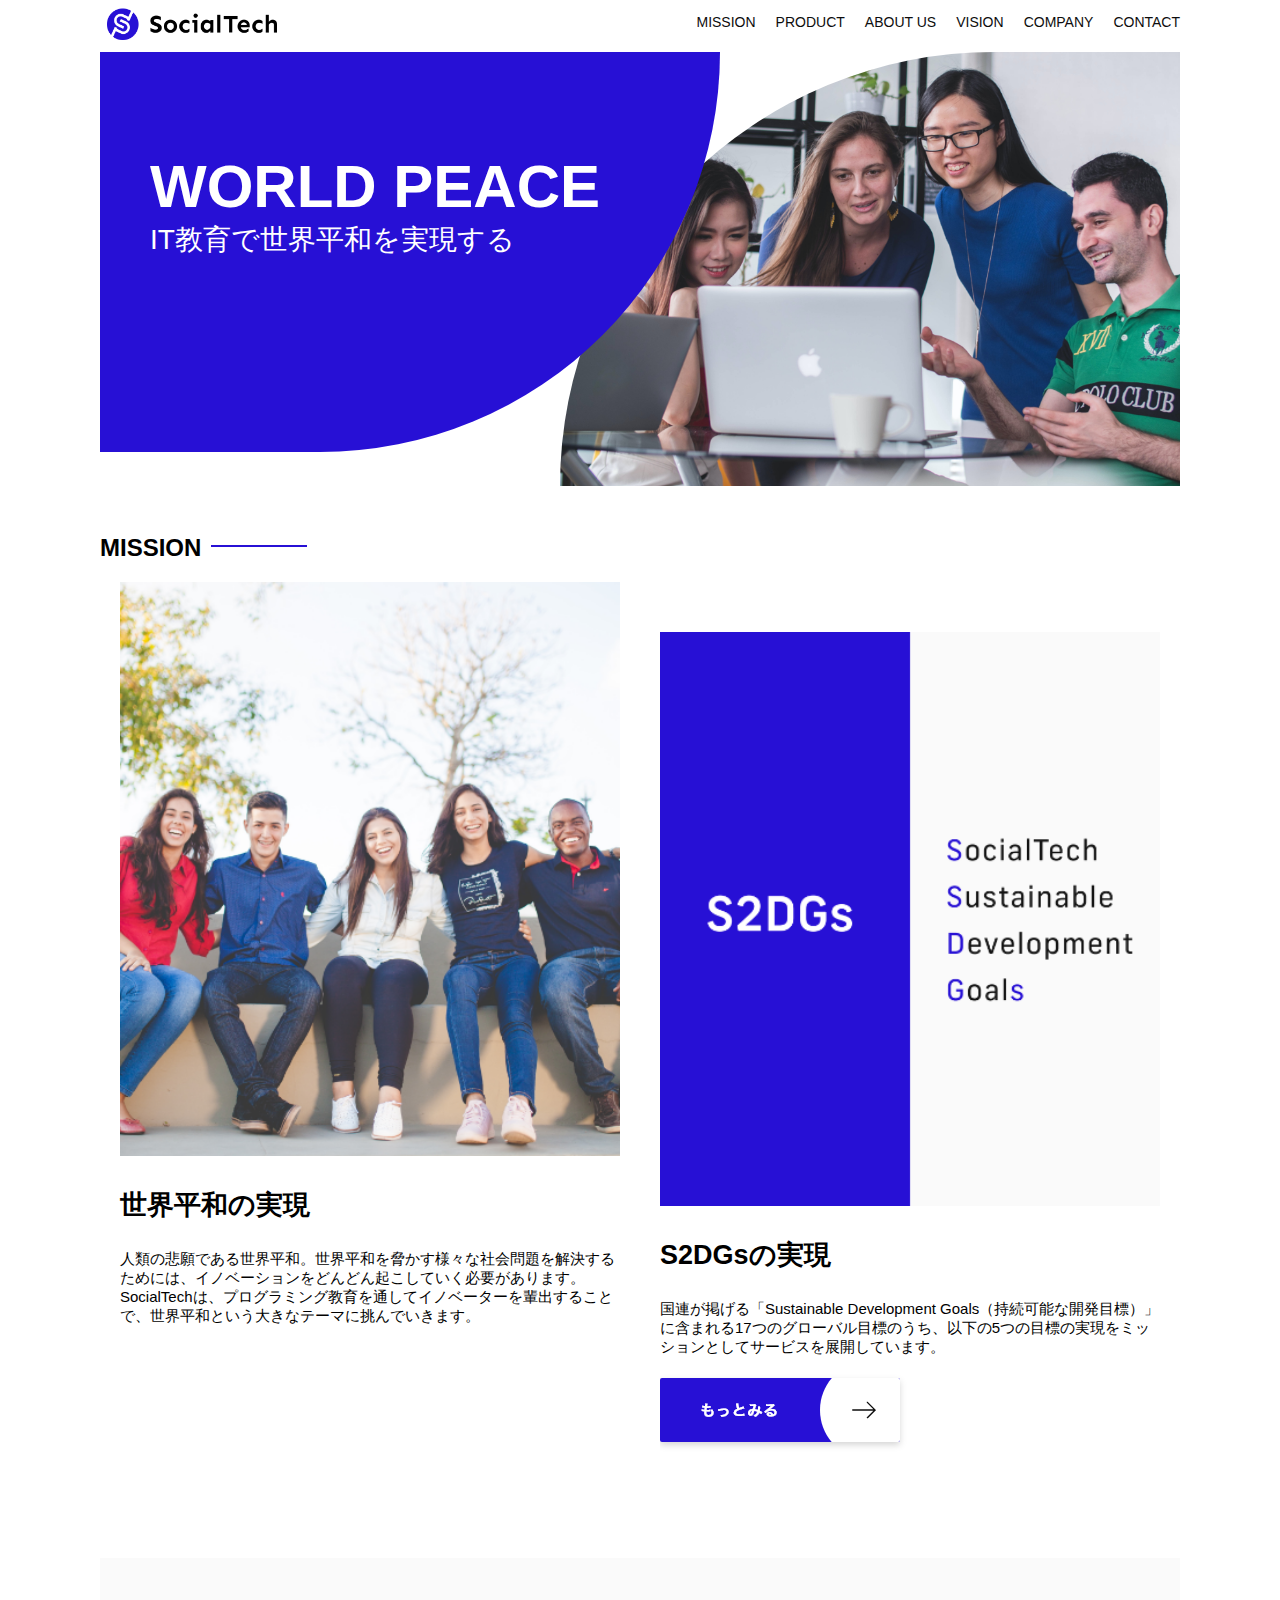
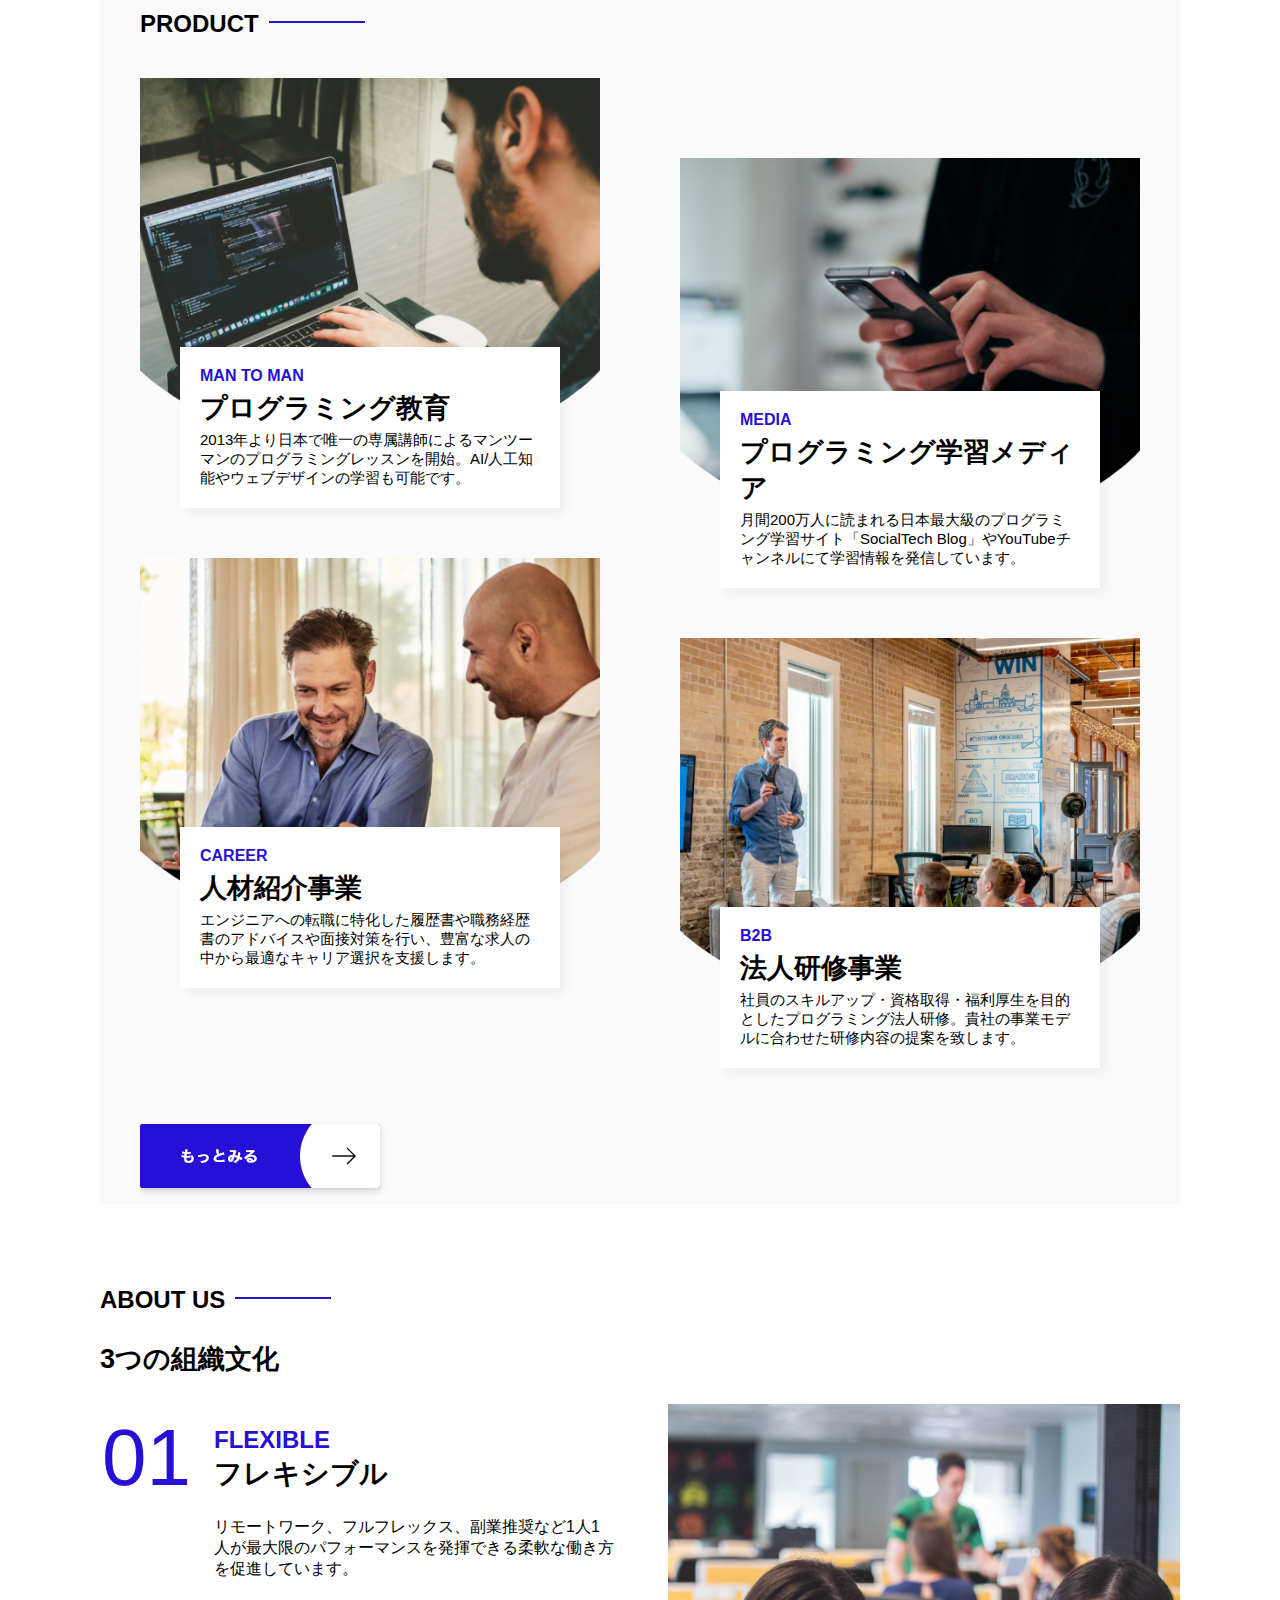
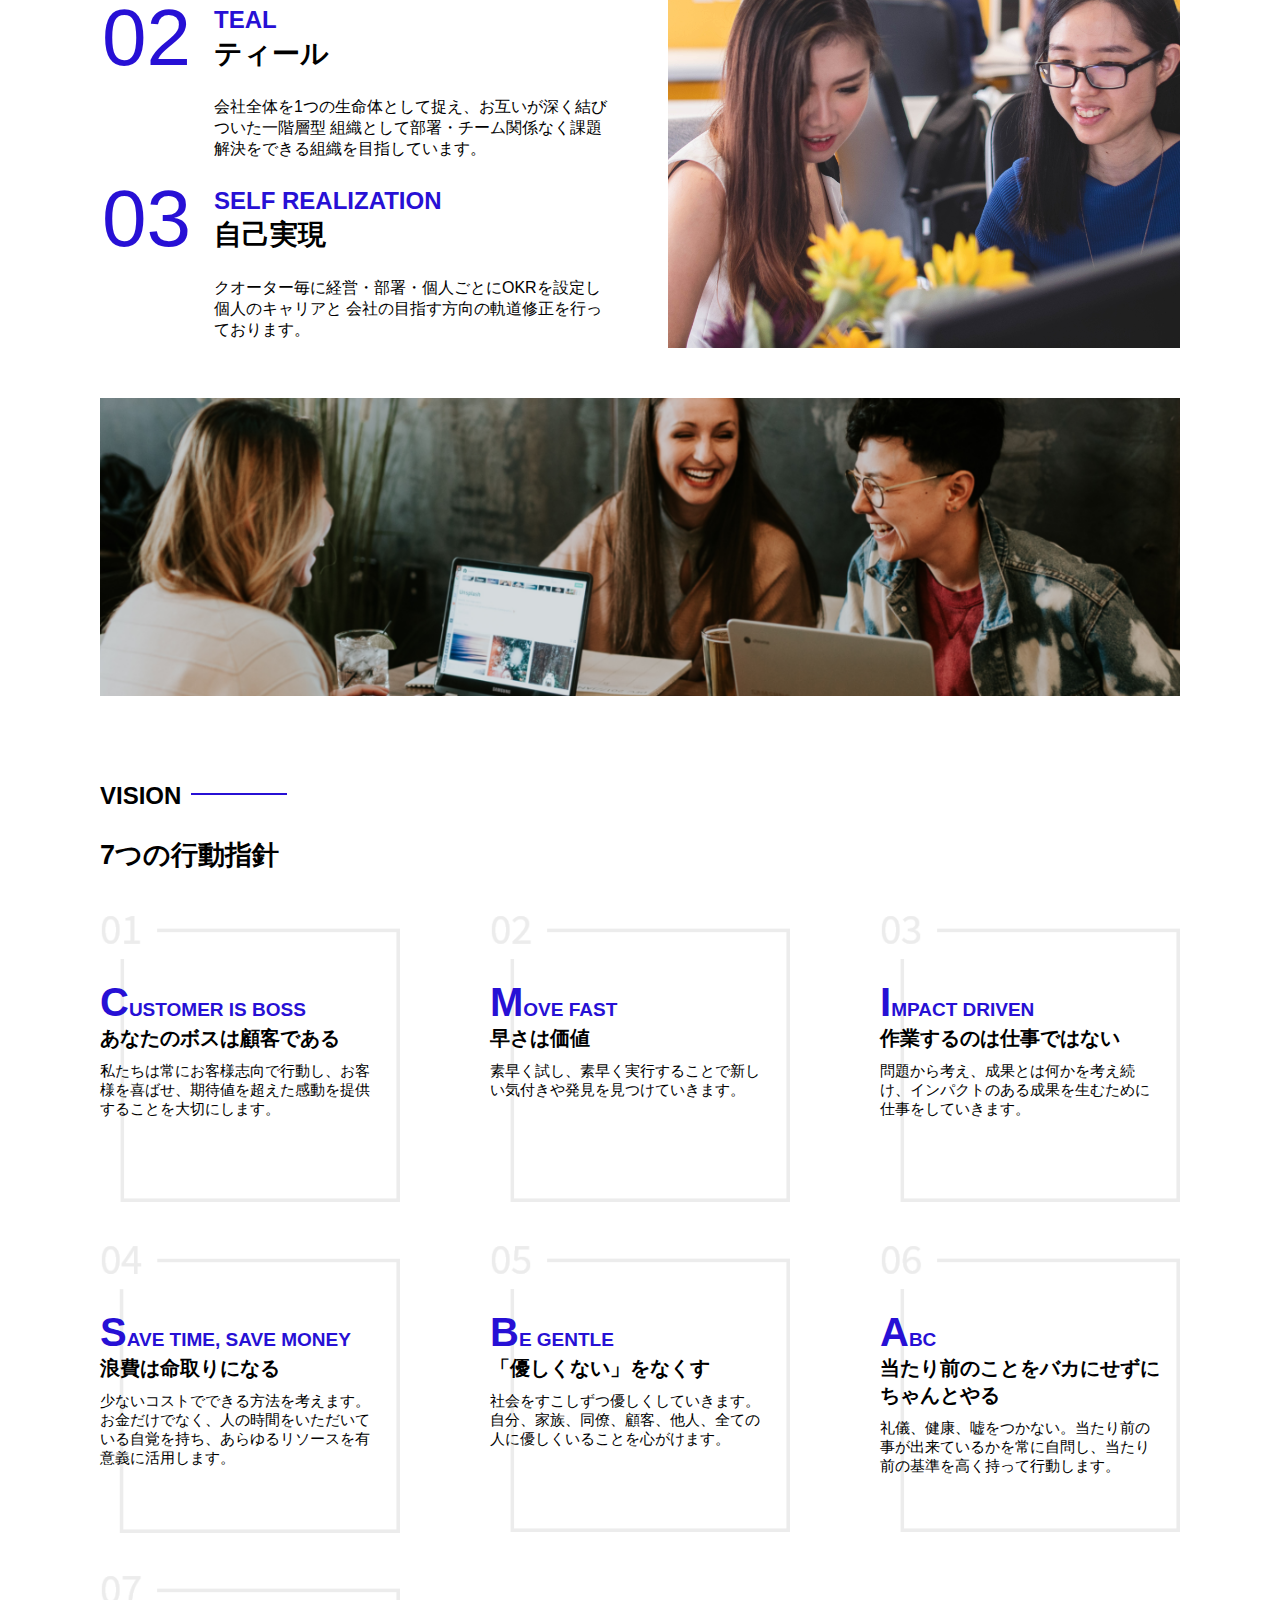
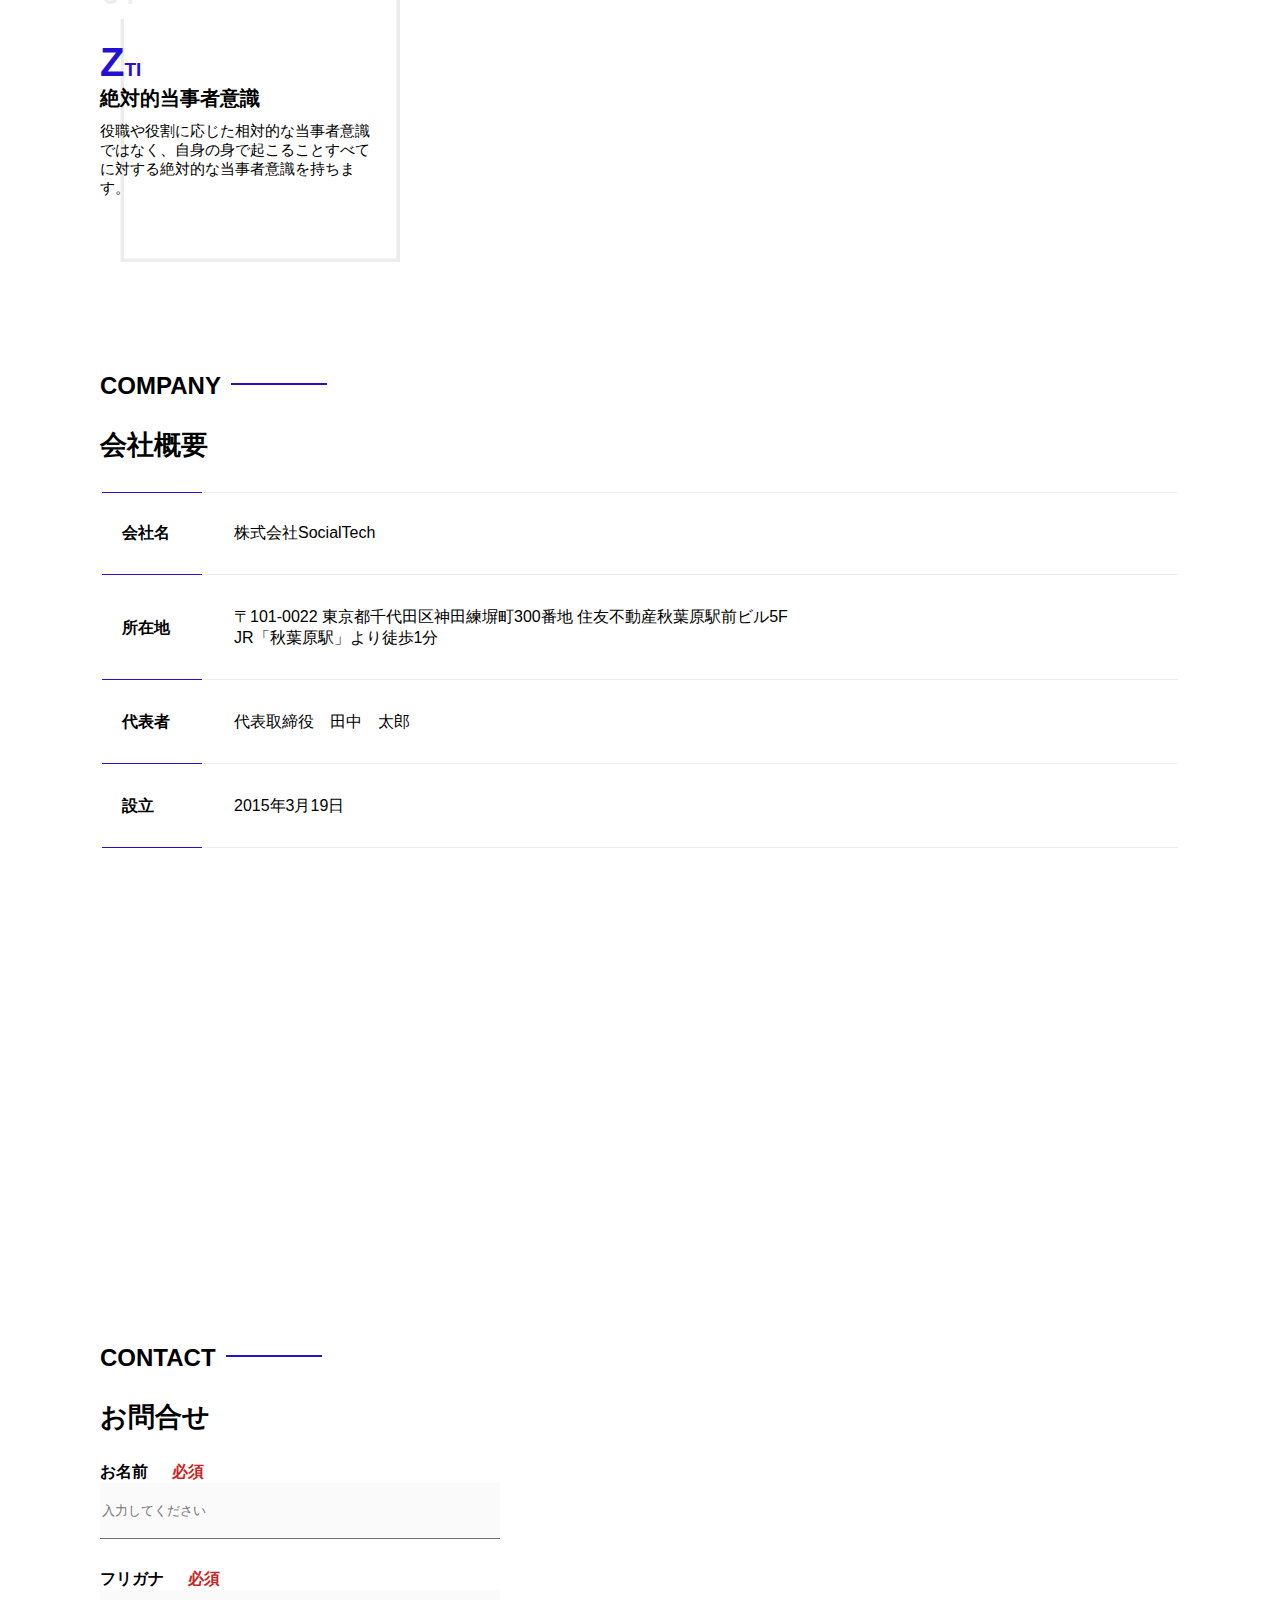
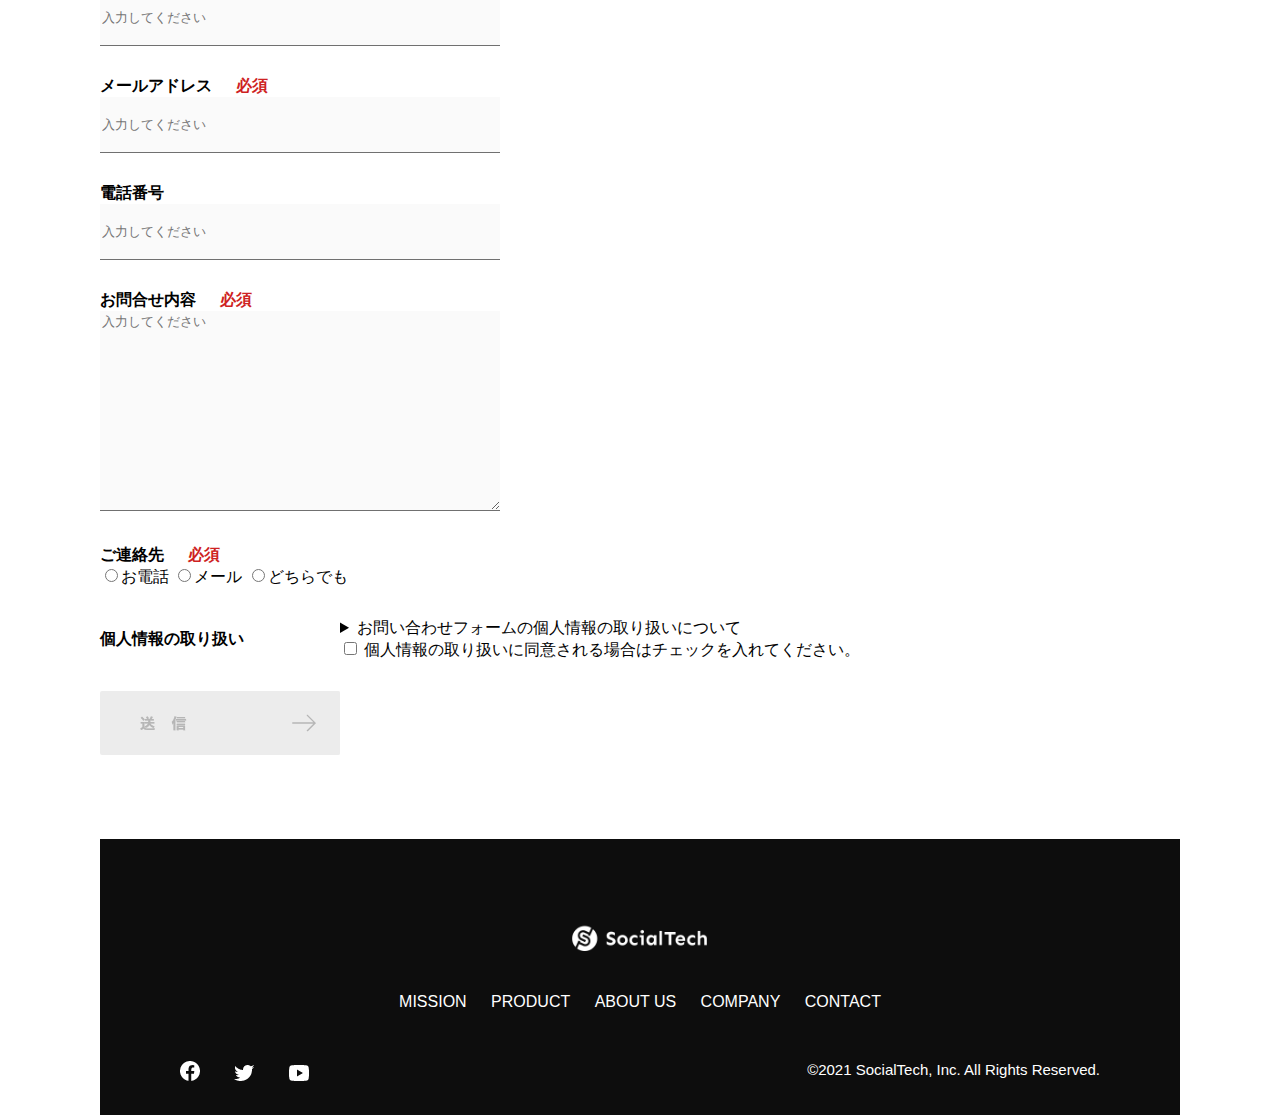
<file: index.html>
<!DOCTYPE html>

<html lang="en">

<head>
  <title>SocialTech</title>
  <meta charset="UTF-8" />
  <meta name="description" content="SocialTechはEdTech業界のリーディングカンパニーを目指します。" />
  <meta name="viewport" content="width=device-width, initial-scale=1.0" />
  <link rel="stylesheet" href="style.css" />
</head>

<body>
  <header>
    <a href="index.html" id="logo">
      <img src="images/logo.png" alt="トップページに戻る">
    </a>
    <nav id="nav-pc">
      <ul>
        <li><a href="mission.html">MISSION</a></li>
        <li><a href="product.html">PRODUCT</a></li>
        <li><a href="index.html#aboutus">ABOUT US</a></li>
        <li><a href="index.html#vision">VISION</a></li>
        <li><a href="index.html#company">COMPANY</a></li>
        <li><a href="index.html#contact">CONTACT</a></li>
      </ul>
    </nav>

    <button id="menu-sp" onclick="document.getElementById('nav-sp').style.display = 'block'">
      <img src="images/button-menu.png" alt="ナビゲーションを開く">
    </button>

    <div id="nav-sp">
      <button id="close" onclick="document.getElementById('nav-sp').style.display = 'none'">
        <img src="images/button-close.png" alt="ナビゲーションを閉じる">
      </button>

      <nav>
        <ul>
          <li>
            <a id="logo-sp" href="index.html" onclick="document.getElementById('nav-sp').style.display = 'none'"><img
                src="images/logo-sp.png" alt="トップページに戻る"></a>
          </li>
          <li><a class="menu" href="mission.html"
              onclick="document.getElementById('nav-sp').style.display = 'none'">MISSION</a></li>
          <li><a class="menu" href="product.html"
              onclick="document.getElementById('nav-sp').style.display = 'none'">PRODUCT</a></li>
          <li><a class="menu" href="index.html#aboutus"
              onclick="document.getElementById('nav-sp').style.display = 'none'">ABOUT US</a></li>
          <li><a class="menu" href="index.html#vision"
              onclick="document.getElementById('nav-sp').style.display = 'none'">VISION</a></li>
          <li><a class="menu" href="index.html#company"
              onclick="document.getElementById('nav-sp').style.display = 'none'">COMPANY</a></li>
          <li><a class="menu" href="index.html#contact"
              onclick="document.getElementById('nav-sp').style.display = 'none'">CONTACT</a></li>
        </ul>
      </nav>
      <div id="sns">
        <a href="https://www.facebook.com/sejuku2013">
          <img src="images/button-facebook.png" alt="Facebookのリンク">
        </a>
        <a href="https://twitter.com/samuraijuku">
          <img src="images/button-twitter.png" alt="Twitterのリンク">
        </a>
        <a href="https://www.youtube.com/channel/UCCFOQO5aDK0xXam4cUQXT8g">
          <img src="images/button-youtube.png" alt="YouTubeのリンク">
        </a>
      </div>
    </div>
  </header>

  <main>
    <article>
      <section id="main-visual">
        <div id="main-message">
          <h1>WORLD PEACE</h1>
          <p>IT教育で世界平和を実現する</p>
        </div>
        <img src="images/index/index-main.png" alt="PCの周りに集まる多国籍の仲間たち">
      </section>

      <section id="mission">
        <h2 class="index-h2">MISSION</h2>
        <div id="mission-flex">
          <div>
            <img id="mission-photo" src="images/index/index-mission.png" alt="屋外のベンチで写真を撮影する多国籍の仲間たち">
            <h3>世界平和の実現</h3>
            <p>
              人類の悲願である世界平和。世界平和を脅かす様々な社会問題を解決するためには、イノベーションをどんどん起こしていく必要があります。SocialTechは、プログラミング教育を通してイノベーターを輩出することで、世界平和という大きなテーマに挑んでいきます。
            </p>
          </div>
          <div>
            <img id="s2dgs" src="images/index/s2dgs.png" alt="S2DGs">
            <h3>S2DGsの実現</h3>
            <p>
              国連が掲げる「Sustainable Development Goals（持続可能な開発目標）」に含まれる17つのグローバル目標のうち、以下の5つの目標の実現をミッションとしてサービスを展開しています。
            </p>
            <a href="mission.html">
              <img src="images/button-more.png" alt="もっと見る">
            </a>
          </div>
        </div>
      </section>

      <section id="product">
        <h2 class="index-h2">PRODUCT</h2>
        <div class="product-flex">
          <div id="product-left">
            <div>
              <img class="product-photo" src="images/index/index-mantoman.png" alt="PCでコードを書く男性">
              <div class="product-explain">
                <span>MAN TO MAN</span>
                <h3>プログラミング教育</h3>
                <p>2013年より日本で唯一の専属講師によるマンツーマンのプログラミングレッスンを開始。AI/人工知能やウェブデザインの学習も可能です。</p>
              </div>
            </div>
            <div>
              <img class="product-photo" src="images/index/index-career.png" alt="笑顔で話し合う2人の男性">
              <div class="product-explain">
                <span>CAREER</span>
                <h3>人材紹介事業</h3>
                <p>エンジニアへの転職に特化した履歴書や職務経歴書のアドバイスや面接対策を行い、豊富な求人の中から最適なキャリア選択を支援します。</p>
              </div>
            </div>
          </div>
          <div id="product-right">
            <div>
              <img class="product-photo" src="images/index/index-media.png" alt="スマートフォンを操作する人">
              <div class="product-explain">
                <span>MEDIA</span>
                <h3>プログラミング学習メディア</h3>
                <p>月間200万人に読まれる日本最大級のプログラミング学習サイト「SocialTech Blog」やYouTubeチャンネルにて学習情報を発信しています。</p>
              </div>
            </div>
            <div>
              <img class="product-photo" src="images/index/index-b2b.png" alt="講演中の男性とそれを聴く人々">
              <div class="product-explain">
                <span>B2B</span>
                <h3>法人研修事業</h3>
                <p>社員のスキルアップ・資格取得・福利厚生を目的としたプログラミング法人研修。貴社の事業モデルに合わせた研修内容の提案を致します。</p>
              </div>
            </div>
          </div>
        </div>
        <a id="product-more" href="product.html">
          <img src="images/button-more.png" alt="もっと見る">
        </a>
      </section>

      <section id="aboutus">
        <h2 class="index-h2">ABOUT US</h2>
        <h3>3つの組織文化</h3>

        <div>
          <table class="culture-table">
            <tr>
              <td class="culture-num">01</td>
              <th><span class="culture-en">FLEXIBLE</span><br>フレキシブル</th>
            </tr>
            <tr>
              <td>
                <!--空のセル-->
              </td>
              <td class="culture-description">リモートワーク、フルフレックス、副業推奨など1人1人が最大限のパフォーマンスを発揮できる柔軟な働き方を促進しています。</td>
            </tr>
            <tr>
              <td class="culture-num">02</td>
              <th><span class="culture-en">TEAL</span><br>ティール</th>
            </tr>
            <tr>
              <td>
                <!--空のセル-->
              </td>
              <td class="culture-description">会社全体を1つの生命体として捉え、お互いが深く結びついた一階層型 組織として部署・チーム関係なく課題解決をできる組織を目指しています。</td>
            </tr>
            <tr>
              <td class="culture-num">03</td>
              <th><span class="culture-en">SELF REALIZATION</span><br>自己実現</th>
            </tr>
            <tr>
              <td>
                <!--空のセル-->
              </td>
              <td class="culture-description">クオーター毎に経営・部署・個人ごとにOKRを設定し個人のキャリアと 会社の目指す方向の軌道修正を行っております。</td>
            </tr>
          </table>

          <img class="culture-img" src="images/index/index-aboutus1.png" alt="笑顔で話し合う2人の女性">
        </div>
        <img class="culture-img2" src="images/index/index-aboutus2.png" alt="笑顔で話し合う3人の男女">
      </section>

      <section id="vision">
        <h2 class="index-h2">VISION</h2>
        <h3>7つの行動指針</h3>

        <div>
          <div class="vision-box">
            <img src="images/index/vision-01.png" alt="01">
            <div>
              <h4>CUSTOMER IS BOSS</h4>
              <h5>あなたのボスは顧客である</h5>
              <p>
                私たちは常にお客様志向で行動し、お客様を喜ばせ、期待値を超えた感動を提供することを大切にします。
              </p>
            </div>
          </div>

          <div class="vision-box">
            <img src="images/index/vision-02.png" alt="02">
            <div>
              <h4>MOVE FAST</h4>
              <h5>早さは価値</h5>
              <p>
                素早く試し、素早く実行することで新しい気付きや発見を見つけていきます。
              </p>
            </div>
          </div>

          <div class="vision-box">
            <img src="images/index/vision-03.png" alt="03">
            <div>
              <h4>IMPACT DRIVEN</h4>
              <h5>作業するのは仕事ではない</h5>
              <p>
                問題から考え、成果とは何かを考え続け、インパクトのある成果を生むために仕事をしていきます。
              </p>
            </div>
          </div>

          <div class="vision-box">
            <img src="images/index/vision-04.png" alt="04">
            <div>
              <h4>SAVE TIME, SAVE MONEY</h4>
              <h5>浪費は命取りになる</h5>
              <p>
                少ないコストでできる方法を考えます。お金だけでなく、人の時間をいただいている自覚を持ち、あらゆるリソースを有意義に活用します。
              </p>
            </div>
          </div>

          <div class="vision-box">
            <img src="images/index/vision-05.png" alt="05">
            <div>
              <h4>BE GENTLE</h4>
              <h5>「優しくない」をなくす</h5>
              <p>
                社会をすこしずつ優しくしていきます。自分、家族、同僚、顧客、他人、全ての人に優しくいることを心がけます。
              </p>
            </div>
          </div>

          <div class="vision-box">
            <img src="images/index/vision-06.png" alt="06">
            <div>
              <h4>ABC</h4>
              <h5>当たり前のことをバカにせずにちゃんとやる</h5>
              <p>
                礼儀、健康、嘘をつかない。当たり前の事が出来ているかを常に自問し、当たり前の基準を高く持って行動します。
              </p>
            </div>
          </div>

          <div class="vision-box">
            <img src="images/index/vision-07.png" alt="07">
            <div>
              <h4>ZTI</h4>
              <h5>絶対的当事者意識</h5>
              <p>
                役職や役割に応じた相対的な当事者意識ではなく、自身の身で起こることすべてに対する絶対的な当事者意識を持ちます。
              </p>
            </div>
          </div>
        </div>
      </section>

      <section id="company">
        <h2 class="index-h2">COMPANY</h2>
        <h3>会社概要</h3>

        <table id="company-table">
          <tr>
            <th class="tableheader tableheader-first">会社名</th>
            <td class="cell cell-first">株式会社SocialTech</td>
          </tr>

          <tr>
            <th class="tableheader">所在地</th>
            <td class="cell">
              〒101-0022 東京都千代田区神田練塀町300番地 住友不動産秋葉原駅前ビル5F
              <br>JR「秋葉原駅」より徒歩1分
            </td>
          </tr>

          <tr>
            <th class="tableheader">代表者</th>
            <td class="cell">代表取締役　田中　太郎</td>
          </tr>

          <tr>
            <th class="tableheader">設立</th>
            <td class="cell">2015年3月19日</td>
          </tr>
        </table>

        <iframe
          src="https://www.google.com/maps/embed?pb=!1m18!1m12!1m3!1d3240.068854019517!2d139.77246391744387!3d35.699923199999986!2m3!1f0!2f0!3f0!3m2!1i1024!2i768!4f13.1!3m3!1m2!1s0x60188fee13660e23%3A0x77137876edf742ac!2z5L2P5Y-L5LiN5YuV55Sj56eL6JGJ5Y6f6aeF5YmN44OT44Or!5e0!3m2!1sja!2sjp!4v1719461851825!5m2!1sja!2sjp"
          width="600" height="450" style="border:0;" allowfullscreen="" loading="lazy"
          referrerpolicy="no-referrer-when-downgrade"></iframe>
      </section>

      <section id="contact">
        <h2 class="index-h2">CONTACT</h2>
        <h3>お問合せ</h3>
        <form action="">

          <div class="contact-heading">
            <label class="contact-label">お名前
              <span class="contact-span">必須</span>
            </label>
            <div>
              <input type="text" name="name" placeholder="入力してください" class="contact-textbox">
            </div>
          </div>

          <div class="contact-heading">
            <label class="contact-label">フリガナ
              <span class="contact-span">必須</span>
            </label>
            <div>
              <input type="text" name="hurigana" placeholder="入力してください" class="contact-textbox">
            </div>
          </div>

          <div class="contact-heading">
            <label class="contact-label">メールアドレス
              <span class="contact-span">必須</span>
            </label>
            <div>
              <input type="text" name="email" placeholder="入力してください" class="contact-textbox">
            </div>
          </div>

          <div class="contact-heading">
            <label class="contact-label">電話番号
            </label>
            <div>
              <input type="text" name="tel" placeholder="入力してください" class="contact-textbox">
            </div>
          </div>

          <div class="contact-heading">
            <label class="contact-label">お問合せ内容
              <span class="contact-span">必須</span>
            </label>
            <div>
              <textarea class="contact-textarea" placeholder="入力してください" name="message"></textarea>
            </div>
          </div>

          <div>
            <div>
              <label class="contact-label">ご連絡先
                <span class="contact-span">必須</span>
              </label>
              <div>
                <input class="radiobutton" type="radio" value="tel" name="contact"><label>お電話</label>
                <input class="radiobutton" type="radio" value="mail" name="contact"><label>メール</label>
                <input class="radiobutton" type="radio" value="both" name="contact"><label>どちらでも</label>
              </div>
            </div>
          </div>

          <div>
            <div class="contact-heading">
              <label class="contact-label">個人情報の取り扱い</label>
            </div>
            <div>
              <details>
                <summary>お問い合わせフォームの個人情報の取り扱いについて</summary>
                <div>
                  <dl>
                    <dt>1.組織の名称または氏名</dt>
                    <dd>株式会社SocialTech</dd>
                    <dt>2.個人情報保護管理者(若しくはその代理人)の氏名または職名、所属及び連絡先</dt>
                    <dd>
                      <p>鈴木 一郎 コーポレート部</p>
                      <p>メールアドレス:samurai@example.com</p>
                      <p>TEL:03-1234-5678</p>
                    </dd>
                    <dt>３．個人情報の利用目的</dt>
                    <dd>
                      <ul>
                        <li>本サービス及び本サービスに関連する情報の提供又はそれらに関する連絡のため</li>
                        <li>ユーザーの本人確認のため</li>
                        <li>当社サービスのご案内のため</li>
                        <li>当社の商品等の広告または宣伝（電子メールによるものを含むものとします。）</li>
                      </ul>
                    </dd>
                    <dt>４．個人情報の取り扱い業務の委託</dt>
                    <dd>
                      個人情報の取扱業務の全部または一部を外部に業務委託する場合があります。その際、弊社は、個人情報を適切に保護できる管理体制を敷き実行していることを条件として委託先を厳選したうえで、機密保持契約を委託先と締結し、お客様の個人情報を厳密に管理させます。
                    </dd>
                    <dt>５．個人情報の開示等の請求</dt>
                    <dd>
                      お客様は、弊社に対してご自身の個人情報の開示等（利用目的の通知、開示、内容の訂正・追加・削除、利用の停止または消去、第三者への提供の停止）に関して、当社問合わせ窓口に申し出ることができます。<br>
                      その際、弊社はお客様ご本人を確認させていただいたうえで、合理的な期間内に対応いたします。<br>
                      なお、個人情報に関する弊社問合わせ先は、次の通りです。
                    </dd>
                    <dd>
                      <p>株式会社SocialTech 個人情報問合せ窓口</p>
                      <p>〒150-0043 東京都千代田区神田練塀町300番地 住友不動産秋葉原駅前ビル5F</p>
                      <p>メールアドレス:samurai@example.com TEL:03-1234-5678</p>
                    </dd>
                    <dt>６．個人情報を提供されることの任意性について</dt>
                    <dd>お客様がご自身の個人情報を弊社に提供されるか否かは、お客様のご判断によりますが、もしご提供されない場合には、適切なサービスが提供できない場合がありますので予めご了承ください。</dd>
                  </dl>
                </div>
              </details>
              <input type="checkbox" name="agree">
              <span>個人情報の取り扱いに同意される場合はチェックを入れてください。</span>
            </div>
          </div>

          <input type="image" src="images/button-submit.png" alt="送信する">

        </form>
      </section>
    </article>
  </main>

  <footer>
    <div id="footer-logo">
      <img src="images/logo-sp.png" alt="SocialTech">
    </div>
    <div id="footer-link">
      <a href="mission.html">MISSION</a>
      <a href="product.html">PRODUCT</a>
      <a href="index.html#aboutus">ABOUT US</a>
      <a href="index.html#company">COMPANY</a>
      <a href="index.html#contact">CONTACT</a>
    </div>
    <div id="sns-footer">
      <div class="sns-btns">
        <a href="https://www.facebook.com/sejuku2013"><img src="images/button-facebook.png" alt="Facebookのリンク"></a>
        <a href="https://twitter.com/samuraijuku"><img src="images/button-twitter.png" alt="Twitterのリンク"></a>
        <a href="https://www.youtube.com/channel/UCCFOQO5aDK0xXam4cUQXT8g"><img src="images/button-youtube.png"
            alt="YouTubeのリンク"></a>
      </div>
      <p id="copyright">&copy;2021 SocialTech, Inc. All Rights Reserved.</p>
    </div>
  </footer>

</body>

</html>
</file>
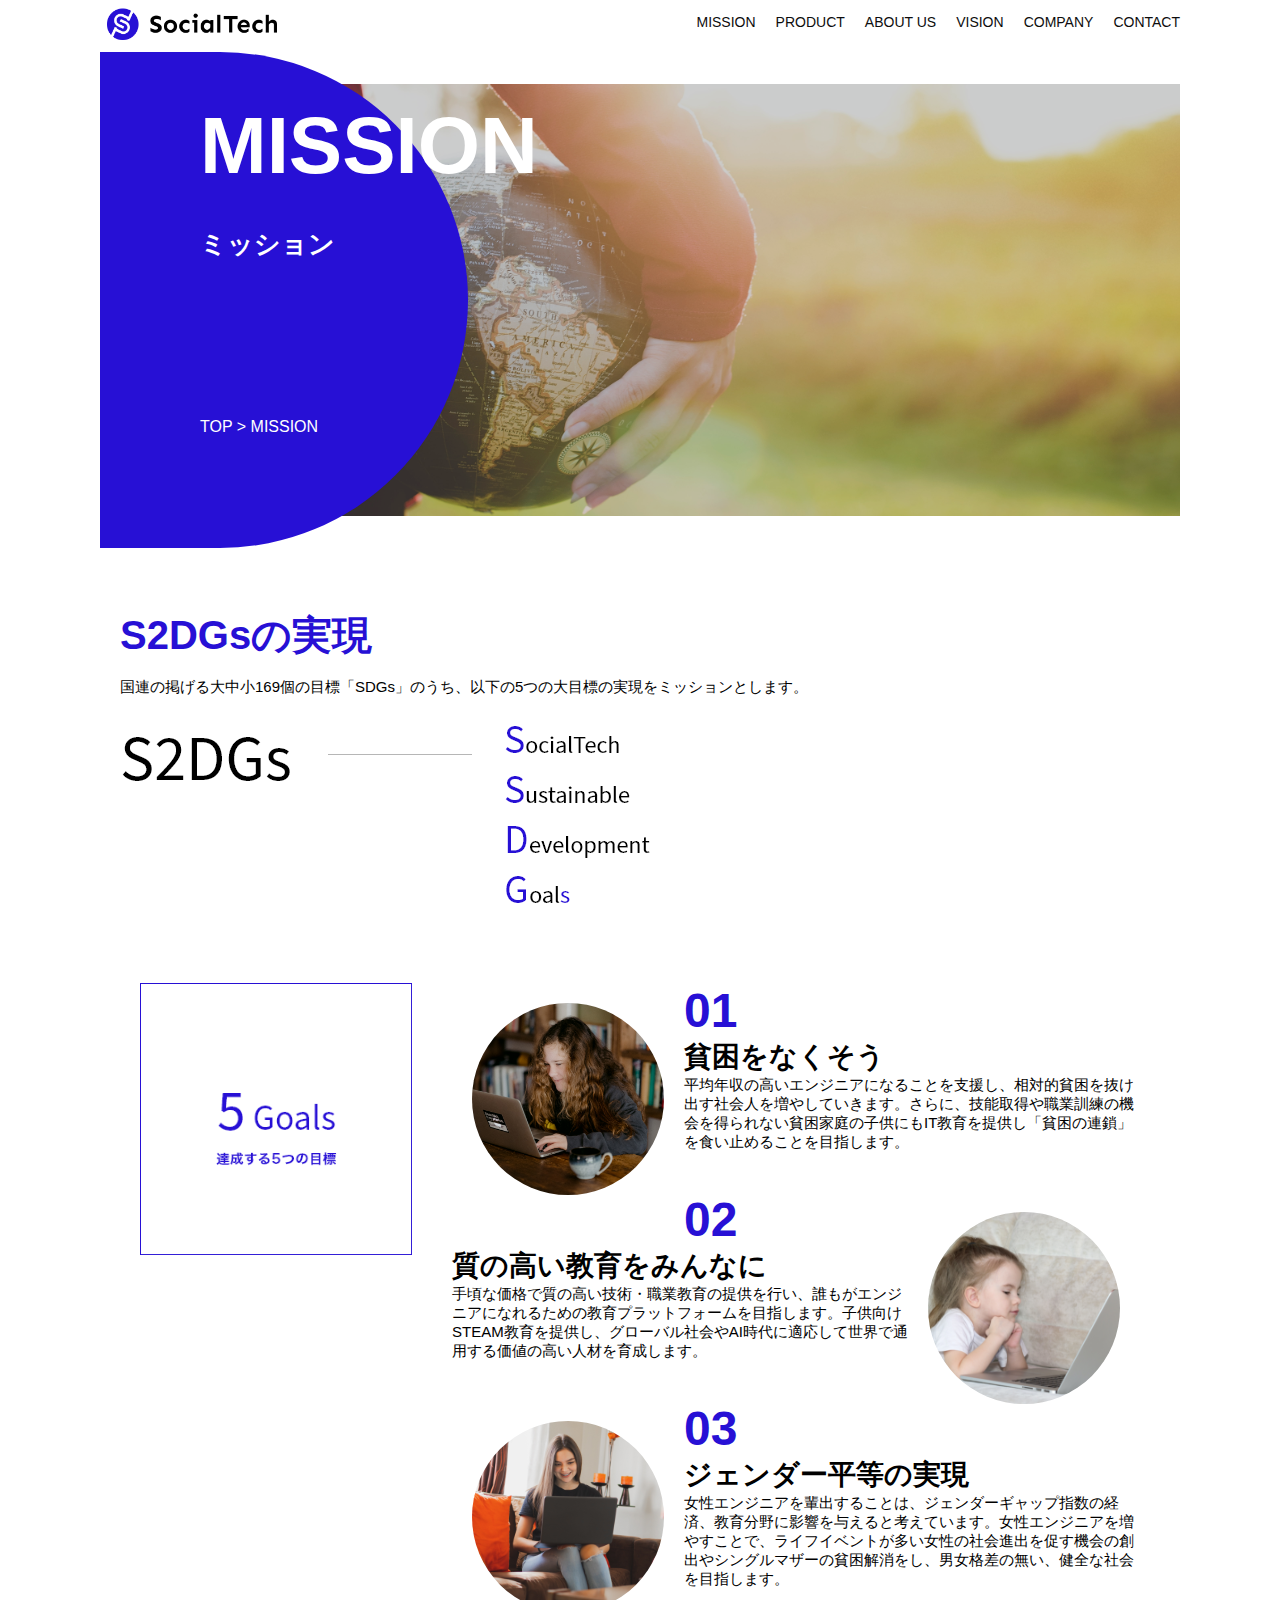
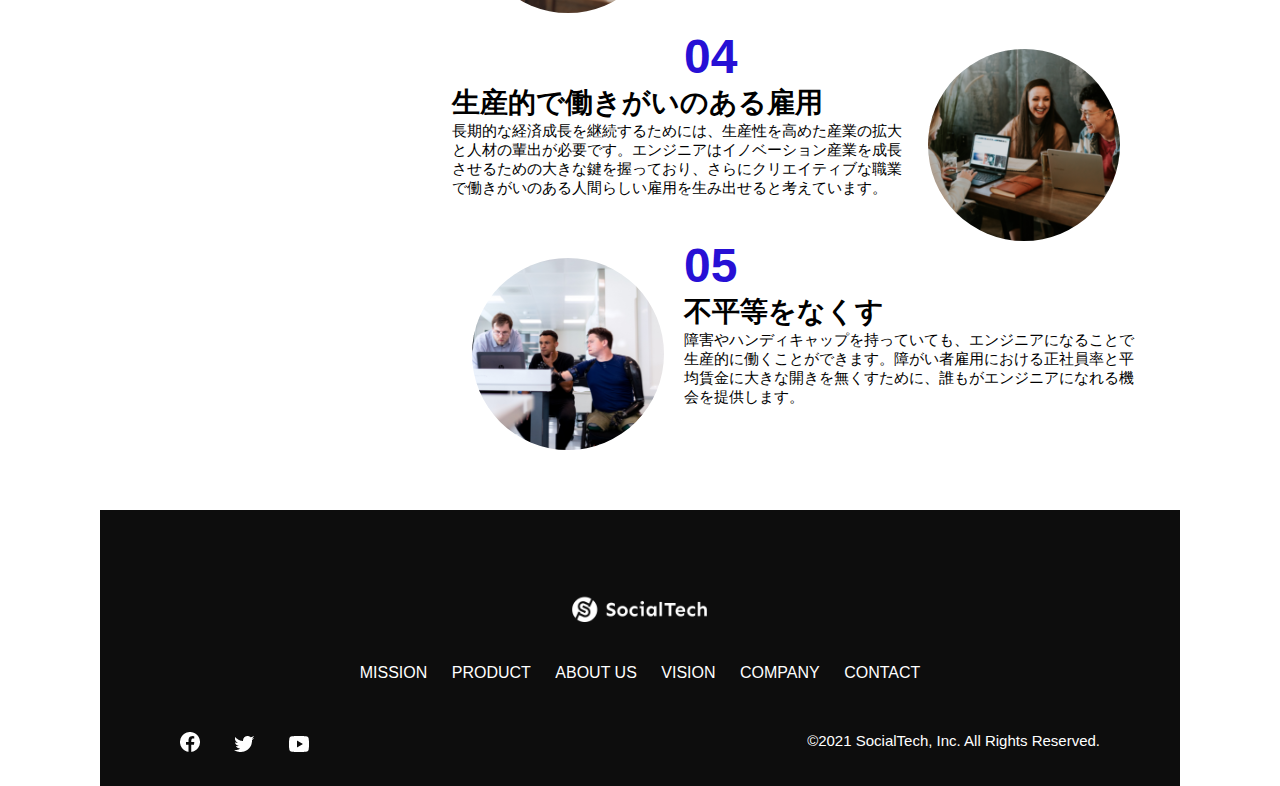
<file: mission.html>
<!DOCTYPE html>
<html>


<head>
    <title>SocialTech - MISSION ミッション -</title>
    <meta charset="utf-8">
    <meta name="description" content="SocialTechが目指す5つの目標（S2DGs）を紹介します">
    <meta name="viewport" content="width=device-width, initial-scale=1.0">
    <link rel="stylesheet" href="style.css">
</head>



<body>
    <!-- ヘッダー -->
    <header>
        <!-- ロゴ -->
        <a href="index.html" id="logo">
            <img src="images/logo.png" alt="トップページに戻る">
        </a>

        <!-- PC用ナビゲーション -->
        <nav id="nav-pc">
            <ul>
                <li><a href="mission.html">MISSION</a></li>
                <li><a href="product.html">PRODUCT</a></li>
                <li><a href="index.html#aboutus">ABOUT US</a></li>
                <li><a href="index.html#vision">VISION</a></li>
                <li><a href="index.html#company">COMPANY</a></li>
                <li><a href="index.html#contact">CONTACT</a></li>
            </ul>
        </nav>

        <!-- スマホ用メニューボタン -->
        <button id="menu-sp" onclick="document.getElementById('nav-sp').style.display = 'block'">
            <img src="images/button-menu.png" alt="ナビゲーションを開く">
        </button>

        <!-- スマホ用ナビゲーション -->
        <div id="nav-sp">
            <button id="close" onclick="document.getElementById('nav-sp').style.display = 'none'">
                <img src="images/button-close.png" alt="ナビゲーションを閉じる">
            </button>

            <nav>
                <ul>
                    <li>
                        <a id="logo-sp" href="index.html"
                            onclick="document.getElementById('nav-sp').style.display = 'none'"><img
                                src="images/logo-sp.png" alt="トップページに戻る"></a>
                    </li>
                    <li><a class="menu" href="mission.html"
                            onclick="document.getElementById('nav-sp').style.display = 'none'">MISSION</a></li>
                    <li><a class="menu" href="product.html"
                            onclick="document.getElementById('nav-sp').style.display = 'none'">PRODUCT</a></li>
                    <li><a class="menu" href="index.html#aboutus"
                            onclick="document.getElementById('nav-sp').style.display = 'none'">ABOUT US</a></li>
                    <li><a class="menu" href="index.html#vision"
                            onclick="document.getElementById('nav-sp').style.display = 'none'">VISION</a></li>
                    <li><a class="menu" href="index.html#company"
                            onclick="document.getElementById('nav-sp').style.display = 'none'">COMPANY</a></li>
                    <li><a class="menu" href="index.html#contact"
                            onclick="document.getElementById('nav-sp').style.display = 'none'">CONTACT</a></li>
                </ul>
            </nav>
            <div id="sns">
                <a href="https://www.facebook.com/sejuku2013">
                    <img src="images/button-facebook.png" alt="Facebookのリンク">
                </a>
                <a href="https://twitter.com/samuraijuku">
                    <img src="images/button-twitter.png" alt="Twitterのリンク">
                </a>
                <a href="https://www.youtube.com/channel/UCCFOQO5aDK0xXam4cUQXT8g">
                    <img src="images/button-youtube.png" alt="YouTubeのリンク">
                </a>
            </div>
        </div>
    </header>

    <main>
        <article>
            <section id="mission-main">
                <div class="mission-main-inner">
                    <div id="mission-title">
                        <h1>MISSION<br><span>ミッション</span></h1>
                        <p>TOP > MISSION</p>
                    </div>
                </div>
            </section>

            <section id="mission-s2dgs">
                <h2 class="mission-h2">S2DGsの実現</h2>
                <p>国連の掲げる大中小169個の目標「SDGs」のうち、以下の5つの大目標の実現をミッションとします。</p>
                <img src="images/mission/mission-s2dgs.png" alt="S2DGs">
            </section>

            <section id="mission-five-goals">
                <div class="five-goals-image">
                    <img src="images/mission/mission-5goals.png" alt="5Goals">
                </div>
                <div class="five-goals-read">
                    <div>
                        <img class="fivegoals-image-left" src="images/mission/mission-5goals01.png" alt="PCを操作する女の子">
                        <span class="fivegoals-number">01</span>
                        <h3 class="fivegoals-h3">貧困をなくそう</h3>
                        <p class="fivegoals-p">
                            平均年収の高いエンジニアになることを支援し、相対的貧困を抜け出す社会人を増やしていきます。さらに、技能取得や職業訓練の機会を得られない貧困家庭の子供にもIT教育を提供し「貧困の連鎖」を食い止めることを目指します。
                        </p>
                    </div>
                    <div>
                        <img class="fivegoals-image-right" src="images/mission/mission-5goals02.png"
                            alt="PCを見つめる小さい女の子">
                        <span class="fivegoals-number">02</span>
                        <h3 class="fivegoals-h3">質の高い教育をみんなに</h3>
                        <p class="fivegoals-p">
                            手頃な価格で質の高い技術・職業教育の提供を行い、誰もがエンジニアになれるための教育プラットフォームを目指します。子供向けSTEAM教育を提供し、グローバル社会やAI時代に適応して世界で通用する価値の高い人材を育成します。
                        </p>
                    </div>
                    <div>
                        <img class="fivegoals-image-left" src="images/mission/mission-5goals03.png" alt="PCを操作する女性">

                        <span class="fivegoals-number">03</span>
                        <h3 class="fivegoals-h3">ジェンダー平等の実現</h3>
                        <p class="fivegoals-p">
                            女性エンジニアを輩出することは、ジェンダーギャップ指数の経済、教育分野に影響を与えると考えています。女性エンジニアを増やすことで、ライフイベントが多い女性の社会進出を促す機会の創出やシングルマザーの貧困解消をし、男女格差の無い、健全な社会を目指します。
                        </p>
                    </div>
                    <div>
                        <img class="fivegoals-image-right" src="images/mission/mission-5goals04.png" alt="笑顔で話し合う3人の男女">
                        <span class="fivegoals-number">04</span>
                        <h3 class="fivegoals-h3">生産的で働きがいのある雇用</h3>
                        <p class="fivegoals-p">
                            長期的な経済成長を継続するためには、生産性を高めた産業の拡大と人材の輩出が必要です。エンジニアはイノベーション産業を成長させるための大きな鍵を握っており、さらにクリエイティブな職業で働きがいのある人間らしい雇用を生み出せると考えています。
                        </p>
                    </div>
                    <div>
                        <img class="fivegoals-image-left" src="images/mission/mission-5goals05.png"
                            alt="障害を持つ男性が生き生きと働く様子">
                        <span class="fivegoals-number">05</span>
                        <h3 class="fivegoals-h3">不平等をなくす</h3>
                        <p class="fivegoals-p">
                            障害やハンディキャップを持っていても、エンジニアになることで生産的に働くことができます。障がい者雇用における正社員率と平均賃金に大きな開きを無くすために、誰もがエンジニアになれる機会を提供します。
                        </p>
                    </div>
                </div>
            </section>

        </article>
    </main>

    <footer>
        <div id="footer-logo">
            <img src="images/logo-sp.png" alt="SocialTech">
        </div>
        <div id="footer-link">
            <a href="mission.html">MISSION</a>
            <a href="product.html">PRODUCT</a>
            <a href="index.html#aboutus">ABOUT US</a>
            <a href="index.html#vision">VISION</a>
            <a href="index.html#company">COMPANY</a>
            <a href="index.html#contact">CONTACT</a>
        </div>
        <div id="sns-footer">
            <div class="sns-btns">
                <a href="https://www.facebook.com/sejuku2013"><img src="images/button-facebook.png"
                        alt="Facebookのリンク"></a>
                <a href="https://twitter.com/samuraijuku"><img src="images/button-twitter.png" alt="Twitterのリンク"></a>
                <a href="https://www.youtube.com/channel/UCCFOQO5aDK0xXam4cUQXT8g"><img src="images/button-youtube.png"
                        alt="YouTubeのリンク"></a>
            </div>
            <p id="copyright">&copy;2021 SocialTech, Inc. All Rights Reserved.</p>
        </div>
    </footer>

</body>


</html>
</file>
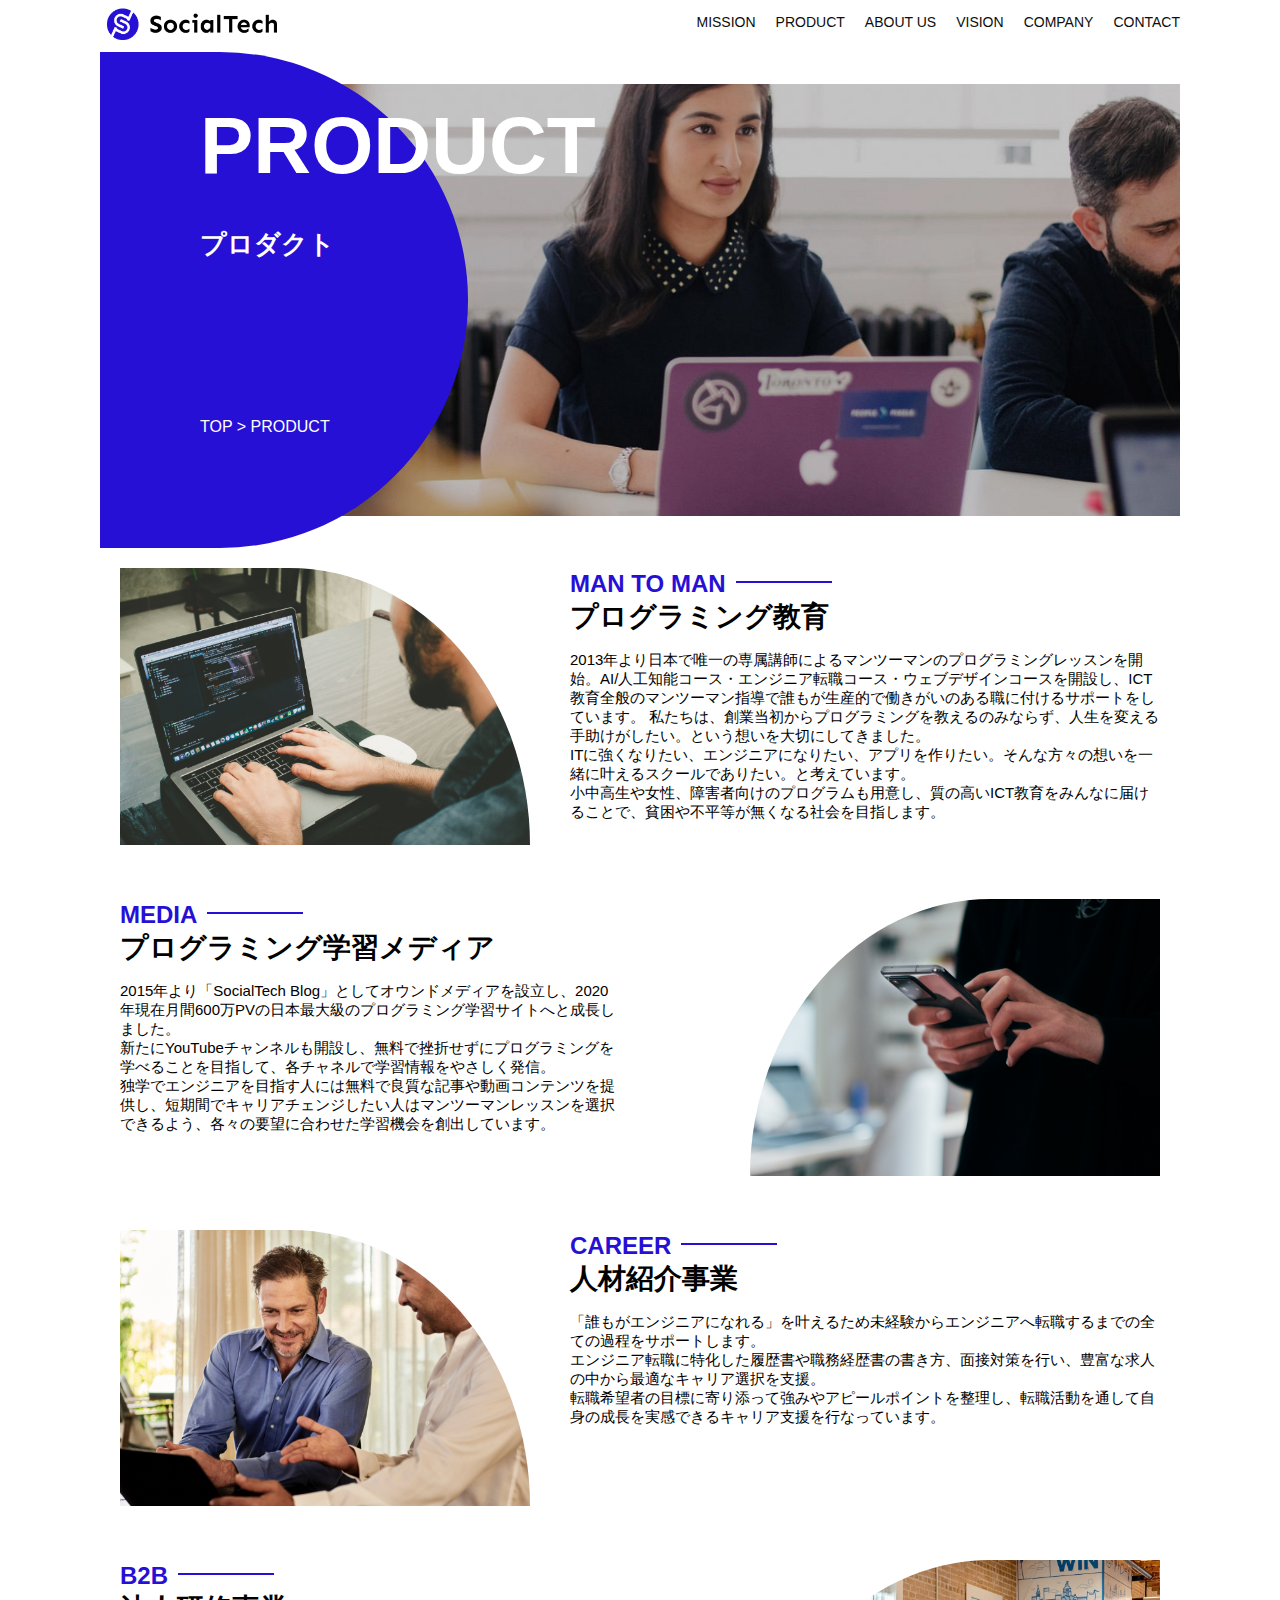
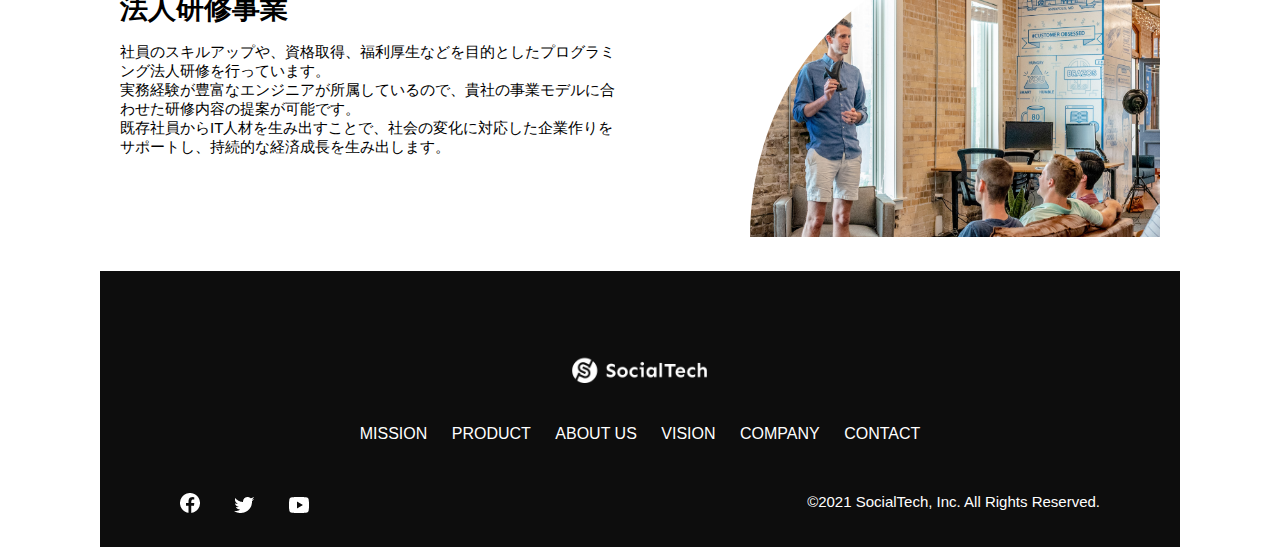
<file: product.html>
<!DOCTYPE html>
<html>

<head>
    <title>SocialTech -PRODUCT プロダクト-</title>
    <meta charset="utf-8">
    <meta name="description" content="SocialTechの4つのプロダクトを紹介します">
    <meta name="viewport" content="width=device-width, initial-scale=1.0">
    <link rel="stylesheet" href="style.css">
</head>

<body>
    <!-- ヘッダー -->
    <header>
        <!-- ロゴ -->
        <a href="index.html" id="logo">
            <img src="images/logo.png" alt="トップページに戻る">
        </a>

        <!-- PC用ナビゲーション -->
        <nav id="nav-pc">
            <ul>
                <li><a href="mission.html">MISSION</a></li>
                <li><a href="product.html">PRODUCT</a></li>
                <li><a href="index.html#aboutus">ABOUT US</a></li>
                <li><a href="index.html#vision">VISION</a></li>
                <li><a href="index.html#company">COMPANY</a></li>
                <li><a href="index.html#contact">CONTACT</a></li>
            </ul>
        </nav>

        <!-- スマホ用メニューボタン -->
        <button id="menu-sp" onclick="document.getElementById('nav-sp').style.display = 'block'">
            <img src="images/button-menu.png" alt="ナビゲーションを開く">
        </button>

        <!-- スマホ用ナビゲーション -->
        <div id="nav-sp">
            <button id="close" onclick="document.getElementById('nav-sp').style.display = 'none'">
                <img src="images/button-close.png" alt="ナビゲーションを閉じる">
            </button>

            <nav>
                <ul>
                    <li>
                        <a id="logo-sp" href="index.html"
                            onclick="document.getElementById('nav-sp').style.display = 'none'"><img
                                src="images/logo-sp.png" alt="トップページに戻る"></a>
                    </li>
                    <li><a class="menu" href="mission.html"
                            onclick="document.getElementById('nav-sp').style.display = 'none'">MISSION</a></li>
                    <li><a class="menu" href="product.html"
                            onclick="document.getElementById('nav-sp').style.display = 'none'">PRODUCT</a></li>
                    <li><a class="menu" href="index.html#aboutus"
                            onclick="document.getElementById('nav-sp').style.display = 'none'">ABOUT US</a></li>
                    <li><a class="menu" href="index.html#vision"
                            onclick="document.getElementById('nav-sp').style.display = 'none'">VISION</a></li>
                    <li><a class="menu" href="index.html#company"
                            onclick="document.getElementById('nav-sp').style.display = 'none'">COMPANY</a></li>
                    <li><a class="menu" href="index.html#contact"
                            onclick="document.getElementById('nav-sp').style.display = 'none'">CONTACT</a></li>
                </ul>
            </nav>
            <div id="sns">
                <a href="https://www.facebook.com/sejuku2013">
                    <img src="images/button-facebook.png" alt="Facebookのリンク">
                </a>
                <a href="https://twitter.com/samuraijuku">
                    <img src="images/button-twitter.png" alt="Twitterのリンク">
                </a>
                <a href="https://www.youtube.com/channel/UCCFOQO5aDK0xXam4cUQXT8g">
                    <img src="images/button-youtube.png" alt="YouTubeのリンク">
                </a>
            </div>
        </div>
    </header>

    <main>
        <article>
            <section id="product-main">
                <div class="product-main-inner">
                    <div id="product-title">
                        <h1>PRODUCT<br><span>プロダクト</span></h1>
                        <p>TOP > PRODUCT</p>
                    </div>
                </div>
            </section>

            <section class="product-section product-section-left">
                <div class="product-section-img">
                    <img src="images/product/product-mantoman.png" alt="PCでコードを書く男性">
                </div>
                <div class="product-read">
                    <h2 class="product-h2">MAN TO MAN</h2>
                    <h3 class="product-h3">プログラミング教育</h3>
                    <p>
                        2013年より日本で唯一の専属講師によるマンツーマンのプログラミングレッスンを開始。AI/人工知能コース・エンジニア転職コース・ウェブデザインコースを開設し、ICT教育全般のマンツーマン指導で誰もが生産的で働きがいのある職に付けるサポートをしています。
                        私たちは、創業当初からプログラミングを教えるのみならず、人生を変える手助けがしたい。という想いを大切にしてきました。<br>ITに強くなりたい、エンジニアになりたい、アプリを作りたい。そんな方々の想いを一緒に叶えるスクールでありたい。と考えています。<br>小中高生や女性、障害者向けのプログラムも用意し、質の高いICT教育をみんなに届けることで、貧困や不平等が無くなる社会を目指します。
                    </p>
                </div>
            </section>

            <section class="product-section product-section-right">
                <div class="product-read">
                    <h2 class="product-h2">MEDIA</h2>
                    <h3 class="product-h3">プログラミング学習メディア</h3>
                    <p>2015年より「SocialTech
                        Blog」としてオウンドメディアを設立し、2020年現在月間600万PVの日本最大級のプログラミング学習サイトへと成長しました。<br>新たにYouTubeチャンネルも開設し、無料で挫折せずにプログラミングを学べることを目指して、各チャネルで学習情報をやさしく発信。<br>独学でエンジニアを目指す人には無料で良質な記事や動画コンテンツを提供し、短期間でキャリアチェンジしたい人はマンツーマンレッスンを選択できるよう、各々の要望に合わせた学習機会を創出しています。
                    </p>
                </div>
                <div class="product-section-img">
                    <img src="images/product/product-media.png" alt="スマートフォンを操作する人">
                </div>
            </section>

            <section class="product-section product-section-left">
                <div class="product-section-img">
                    <img src="images/product/product-career.png" alt="笑顔で話し合う2人の男性">
                </div>
                <div class="product-read">
                    <h2 class="product-h2">CAREER</h2>
                    <h3 class="product-h3">人材紹介事業</h3>
                    <p>「誰もがエンジニアになれる」を叶えるため未経験からエンジニアへ転職するまでの全ての過程をサポートします。<br>エンジニア転職に特化した履歴書や職務経歴書の書き方、面接対策を行い、豊富な求人の中から最適なキャリア選択を支援。<br>転職希望者の目標に寄り添って強みやアピールポイントを整理し、転職活動を通して自身の成長を実感できるキャリア支援を行なっています。<br>
                    </p>
                </div>
            </section>

            <section class="product-section product-section-right">
                <div class="product-read">
                    <h2 class="product-h2">B2B</h2>
                    <h3 class="product-h3">法人研修事業</h3>
                    <p>社員のスキルアップや、資格取得、福利厚生などを目的としたプログラミング法人研修を行っています。<br>実務経験が豊富なエンジニアが所属しているので、貴社の事業モデルに合わせた研修内容の提案が可能です。<br>既存社員からIT人材を生み出すことで、社会の変化に対応した企業作りをサポートし、持続的な経済成長を生み出します。
                    </p>
                </div>
                <div class="product-section-img">
                    <img src="images/product/product-b2b.png" alt="講演中の男性とそれを聴く人々">
                </div>
            </section>
        </article>
    </main>

    <footer>
        <div id="footer-logo">
            <img src="images/logo-sp.png" alt="SocialTech">
        </div>
        <div id="footer-link">
            <a href="mission.html">MISSION</a>
            <a href="product.html">PRODUCT</a>
            <a href="index.html#aboutus">ABOUT US</a>
            <a href="index.html#vision">VISION</a>
            <a href="index.html#company">COMPANY</a>
            <a href="index.html#contact">CONTACT</a>
        </div>
        <div id="sns-footer">
            <div class="sns-btns">
                <a href="https://www.facebook.com/sejuku2013"><img src="images/button-facebook.png"
                        alt="Facebookのリンク"></a>
                <a href="https://twitter.com/samuraijuku"><img src="images/button-twitter.png" alt="Twitterのリンク"></a>
                <a href="https://www.youtube.com/channel/UCCFOQO5aDK0xXam4cUQXT8g"><img src="images/button-youtube.png"
                        alt="YouTubeのリンク"></a>
            </div>
            <p id="copyright">&copy;2021 SocialTech, Inc. All Rights Reserved.</p>
        </div>
    </footer>

</body>

</html>
</file>
<file: style.css>
/* PC、スマホ共通スタイル */
* {
    box-sizing: border-box;
}

p {
    font-size: 15px;
}

body {
    max-width: 1080px;
    margin: 0 auto 0 auto;
    font-family: "Source Sans Pro", "Hiragino Kaku Gothic ProN", Meiryo, Arial, sans-serif;
}

/* ヘッダー */
header {
    display: flex;
    justify-content: space-between;
}

/* ナビゲーションのレイアウト */
#nav-pc {
    font-size: 14px;
}

#nav-pc ul {
    display: flex;
    padding-left: 0;
}

#nav-pc li {
    list-style: none;
}

/* ナビゲーションのリンクの装飾設定 */
#nav-pc a {
    text-decoration: none;
    margin-left: 20px;
    color: #0d0d0d;
}

#nav-pc a:hover {
    text-decoration: underline;
}

/* スマホ用ナビを非表示 */
#nav-sp,
#menu-sp {
    display: none;
}

/* メインビジュアル*/
#main-visual {
    position: relative;
    height: 400px;
}

#main-message {
    position: absolute;
    top: 0;
    left: 0;
    background-color: #2710d5;
    color: #ffffff;
    border-radius: 0 0 476px 0;
    max-width: 620px;
    height: 100%;
    width: 100%;
    z-index: 11;
}

#main-message h1 {
    font-size: 60px;
    margin: 100px 0 0 50px;
}

#main-message>p {
    font-size: 28px;
    margin: 0 0 0 50px;
}

#main-visual>img {
    max-width: 620px;
    border-radius: 476px 0 0 0;
    position: absolute;
    top: 0;
    right: 0;
    z-index: 10;
}

/*見出し*/
h2 {
    margin: 40px 0 0 0;
}

h2::after {
    content: url("images/line.png");
    margin-left: 10px;
}

h3 {
    font-size: 27px;
}

/* ミッション */
#mission {
    margin: 80px auto 80px auto;
}

#mission-flex {
    display: flex;
}

#mission-flex>div {
    width: 50%;
    margin: 20px;
}

#mission-photo {
    width: 100%;
}

#s2dgs {
    margin-top: 50px;
    width: 100%;
}

/* プロダクト */
#product {
    background-color: #fafafa;
    margin: 80px 0 80px 0;
    padding: 10px 40px 0px 40px;
}

/* 外枠 */
#product .product-flex {
    margin-top: 40px;
    display: flex;
}

/* 左のカラム */
#product-left {
    width: 50%;
    margin-right: 20px;
}

/* 右のカラム */
#product-right {
    width: 50%;
    margin-left: 20px;
    margin-top: 80px;
}

/* 写真＋説明の枠 */
#product-left>div {
    position: relative;
    height: 480px;
    margin-right: 20px;
}

#product-right>div {
    position: relative;
    height: 480px;
    margin-left: 20px;
}

/* 写真*/
.product-photo {
    width: 100%;
}

/* 説明文の枠 */
.product-explain {
    background-color: #ffffff;
    position: absolute;
    left: 0;
    bottom: 50px;
    margin: 0 40px 0 40px;
    padding: 20px;
    box-shadow: 5px 5px 10px rgba(0, 0, 0, 0.05);
}

/* 説明文の英語 */
.product-explain>span {
    color: #2710d5;
    font-weight: bold;
    font-size: 16px;
    margin: 0px;
}

/* 説明文の見出し */
.product-explain>h3 {
    margin: 5px 0 5px 0;
}

/* 説明文 */
.product-explain>p {
    margin: 0;
}

/* もっと見るボタン */
#product-more {
    text-align: center;
}

#product-more a {
    position: relative;
    bottom: -42px;
}

/* ABOUT US */
#aboutus {
    margin: 80px auto 80px auto;
}

/* ３つの組織文化と写真を入れる枠 */
#aboutus>div {
    display: flex;
}

/* 写真 */
.culture-img {
    width: 50%;
    align-self: flex-start;
}

.culture-img2 {
    margin-top: 50px;
    width: 100%;
}

/* 3つの組織文化の表 */
.culture-table {
    margin-right: 50px;
}

/* 番号 */
.culture-num {
    font-size: 80px;
    color: #2710d5;
    padding: 0 20px 0 0;
}

/* 見出し */
.culture-table th {
    text-align: left;
    font-size: 28px;
    font-weight: bold;
}

/* 組織文化英語 */
.culture-en {
    color: #2710d5;
    font-size: 24px;
}

/* 説明文 */
.culture-description {
    margin: 0;
}

/* ビジョン */
#vision {
    margin: 80px auto 80px auto;
}

/* セクション内の外枠*/
#vision>div {
    display: flex;
    justify-content: space-between;
    flex-wrap: wrap;
}

/*7つの行動指針の枠*/
.vision-box {
    width: 300px;
    height: 300px;
    margin-bottom: 30px;
    position: relative;
}

.vision-box>img {
    width: 100%;
    position: relative;
    z-index: 30;
}

.vision-box>div {
    position: absolute;
    top: 0;
    left: 0;
    z-index: 31;
    margin-right: 20px;
}

.vision-box>div>h4 {
    color: #2710d5;
    font-size: 19px;
    margin: 80px 0 0 0;
}

.vision-box>div>h4::first-letter {
    font-size: 40px;
}

.vision-box>div>h5 {
    font-size: 20px;
    margin: 0 0 0 0;
}

.vision-box>div>p {
    margin: 10px 0 0 0;
}

/*会社概要*/
#company {
    margin: 80px auto 80px auto;
}

#company-table {
    width: 100%;
}

.tableheader {
    text-align: left;
    padding: 20px;
    border-bottom-color: #2710d5;
    border-bottom-width: 1px;
    border-bottom-style: solid;
    width: 100px;
}

.tableheader-first {
    border-top-color: #2710d5;
    border-top-width: 1px;
    border-top-style: solid;
}

.cell {
    padding: 30px;
    border-bottom-color: #ececec;
    border-bottom-width: 1px;
    border-bottom-style: solid;
}

.cell-first {
    border-top-color: #ececec;
    border-top-width: 1px;
    border-top-style: solid;
}

#company>iframe {
    width: 100%;
    height: 368px;
    margin-top: 40px;
}

/* お問い合わせ */
#contact {
    margin: 80px auto 80px auto;
}

/* 外枠 */
#contact>form>div {
    display: flex;
    flex-direction: row;
    flex-wrap: wrap;
    padding-bottom: 30px;
}

/* 左列　見出し */
.contact-heading {
    width: 240px;
    align-self: center;
}

/* 見出しのラベル */
.contact-label {
    font-weight: bold;
}

/* 必須 */
.contact-span {
    color: #ce2222;
    margin: 0 0 0 20px;
    font-weight: bold;
}

/* テキストボックス */
.contact-textbox {
    border-top: 0px;
    border-left: 0px;
    border-right: 0px;
    border-bottom-width: 1px;
    border-bottom-color: #707070;
    border-style: solid;
    background-color: #fafafa;
    height: 56px;
    width: 400px;
}

/* お問い合わせ内容のテキストエリア */
.contact-textarea {
    border-top: 0px;
    border-left: 0px;
    border-right: 0px;
    border-bottom-width: 1px;
    border-bottom-color: #707070;
    background-color: #fafafa;
    width: 400px;
    height: 200px;
}

/* 個人情報の取り扱い */
#contact dt {
    font-weight: bold;
}

#contact dd {
    margin: 0 0 16px 0;
}

#contact dd p {
    margin: 0;
}

#contact dd ul {
    padding-left: 0;
}

#contact dd li {
    margin-bottom: 0;
    list-style: none;
}

/* フッター */
footer {
    background-color: #0d0d0d;
    text-align: center;
    padding: 80px 80px 30px 80px;
}

#footer-logo {
    margin-bottom: 30px;
}

#footer-link {
    margin-bottom: 50px;
}

#footer-link>a {
    text-decoration: none;
    margin: 10px;
    color: #ffffff;
}

#footer-link>a:hover {
    text-decoration: underline;
}

#sns-footer {
    display: flex;
    justify-content: space-between;
    text-align: left;
}

#sns-footer a {
    margin-right: 30px;
}

#copyright {
    color: #ffffff;
    margin: 0;
}

/* mission.html用スタイル */
/* ミッションのメインビジュアル */
.mission-main-inner {
    background-image: url("images/mission/mission-main.png");
    background-repeat: no-repeat;
    background-position-y: center;
}

#mission-title {
    background-color: #2710d5;
    width: 368px;
    color: #ffffff;
    height: 496px;
    border-radius: 0 248px 248px 0;
    position: relative;
}

#mission-title h1 {
    position: absolute;
    top: 0;
    left: 100px;
    font-size: 80px;
    line-height: 1;
}

#mission-title h1 span {
    font-size: 26px;
}

#mission-title>p {
    position: absolute;
    top: 350px;
    left: 100px;
    font-size: 16px;
}

/* ミッションページ　S2DGSの設定 */
#mission-s2dgs {
    padding: 20px;
}

.mission-h2 {
    color: #2710d5;
    font-size: 40px;
}

.mission-h2::after {
    content: none;
}

/* ミッションページ　5つのゴールの設定 */
#mission-five-goals {
    padding: 20px;
    display: flex;
}

#mission-five-goals .five-goals-image {
    width: 30%;
    padding: 20px;
}

#mission-five-goals .five-goals-image img {
    width: 100%;
}

#mission-five-goals .five-goals-read {
    width: 70%;
    padding: 20px;
}

#mission-five-goals .five-goals-read>div {
    margin-bottom: 40px;
}

.fivegoals-image-right {
    float: right;
    margin: 20px;
}

.fivegoals-image-left {
    float: left;
    margin: 20px;
}

.fivegoals-number {
    color: #2710d5;
    font-size: 48px;
    font-weight: bold;
    margin: 0;
}

.fivegoals-h3 {
    font-size: 28px;
    margin: 0;
}

.fivegoals-p {
    margin: 0;
}

/* プロダクトページ */
.product-main-inner {
    background-image: url("images/product/product-main.png");
    background-repeat: no-repeat;
    background-position-y: center;
}

#product-title {
    background-color: #2710d5;
    width: 368px;
    color: #ffffff;
    height: 496px;
    border-radius: 0 248px 248px 0;
    position: relative;
}

#product-title h1 {
    position: absolute;
    top: 0;
    left: 100px;
    font-size: 80px;
    line-height: 1;
}

#product-title h1 span {
    font-size: 26px;
}

#product-title>p {
    position: absolute;
    top: 350px;
    left: 100px;
    font-size: 16px;
}

/* セクション */
.product-section {
    display: flex;
    padding: 20px 20px 0;
}

.product-section .product-section-img {
    width: 450px;
}

/* 右が画像のセクション*/
.product-section-left .product-section-img img {
    width: 100%;
    padding: 0 40px 30px 0;
    border-radius: 0 432px 0 0;
}

.product-section-left .product-read {
    width: 50%;
    flex-grow: 1;
}

.product-section-left .product-read p {
    margin-bottom: 0;
}

/* 右が画像のセクション*/
.product-section-right {
    justify-content: space-between;
}

.product-section-right .product-section-img img {
    width: 100%;
    padding: 0 0 30px 40px;
    border-radius: 432px 0 0 0;
}

.product-section-right .product-read {
    width: 500px;
}

.product-h2 {
    color: #2710d5;
    font-size: 24px;
    margin: 0;
}

.product-h3 {
    font-size: 28px;
    margin: 0;
}

/*====================
 スマートフォン用のスタイル
=====================*/
@media screen and (max-width: 767px) {

    /* PC用ナビゲーション非表示 */
    #nav-pc {
        display: none;
    }

    /* ハンバーガーメニュー */
    #menu-sp {
        display: block;
        background-color: transparent;
        float: right;
        padding: 0;
        border: none;
    }

    /* スマホ用ナビゲーションの表示切替*/
    /* 初期状態、レイアウトと非表示設定 */
    #nav-sp {
        background-color: #2710d5;
        position: fixed;
        left: 0;
        top: 0;
        height: 100%;
        width: 100%;
        display: none;
        z-index: 100;
    }

    /* ×ボタン */
    #close {
        position: absolute;
        top: 20px;
        right: 20px;
        background-color: transparent;
        border: none;
    }

    #nav-sp nav ul {
        padding-left: 0;
    }

    #nav-sp nav li {
        list-style: none;
    }

    /* ナビゲーションメニュー用ロゴ */
    #logo-sp {
        margin: 80px 0 30px 20px;
    }

    /* ナビゲーションのリンクの装飾設定 */
    #nav-sp nav a {
        display: block;
        color: #ffffff;
    }

    #nav-sp nav a:hover {
        text-decoration: underline;
    }

    #nav-sp .menu {
        text-decoration: none;
        margin: 0 20px 0 20px;
        height: 44px;
        font-size: 16px;
        background-image: url("images/arrow.png");
        background-repeat: no-repeat;
        background-position: right top;
    }

    #sns {
        position: absolute;
        bottom: 20px;
        left: 20px;
    }

    #sns>a {
        margin-right: 30px;
    }

    /* メインビジュアル */
    #main-visual {
        position: relative;
        height: 470px;
    }

    #main-visual>div {
        text-align: center;
        height: 280px;
    }

    #main-visual h1 {
        font-size: 28px;
        margin: 90px 0 0 0;
    }

    #main-visual>div>p {
        margin: 0;
        font-size: 15px;
    }

    #main-visual>img {
        width: 100%;
        border-radius: 476px 0 0 0;
        top: auto;
        bottom: 0;
    }

    /*見出し*/
    h2 {
        margin: 15px 0 15px 0;
    }

    h3 {
        font-size: 24px;
        margin: 10px 0 0 0;
    }

    /* ミッション */
    #mission {
        margin: 20px 0 20px 0;
        padding: 0 20px 0 20px;
    }

    #mission-flex {
        flex-direction: column;
    }

    #mission-flex>div {
        width: 100%;
        margin: 0;
    }

    /* プロダクト */
    #product {
        margin: 0;
        padding: 10px 20px 0 20px;
    }

    /* 外枠 */
    #product .product-flex {
        flex-direction: column;
        margin-top: 0;
    }

    /* 左右のカラム　スマホでは縦並び */
    #product-left,
    #product-right {
        width: 100%;
        ;
        margin: 0;
    }

    /* 写真＋説明の枠 */
    #product-left>div,
    #product-right>div {
        height: auto;
        margin: 0;
    }

    /* 説明文の枠 */
    .product-explain {
        position: relative;
        margin: 0;
    }

    .product-explain>h3 {
        margin: 10px 0 10px 0;
        font-size: 24px;
    }

    /* もっと見るボタン */
    #product-more {
        text-align: left;
    }

    /* ABOUT US */
    #aboutus {
        margin: 80px 20px 80px 20px;
    }

    #aboutus>div {
        flex-direction: column;
    }

    .culture-table th {
        font-size: 16px;
    }

    .culture-table {
        margin-right: 0;
        padding-right: 20px;
        order: 2;
    }

    .culture-img {
        width: 100%;
        order: 1;
    }

    .culture-img2 {
        margin-top: 0;
    }

    .culture-num {
        padding: 0;
    }

    .culture-description {
        margin: 0;
    }

    /* ビジョン */
    #vision {
        margin: 80px 20px 80px 20px;
    }

    .vision-box>img {
        position: absolute;
        top: 0;
        left: 0;
    }

    .vision-box>div>h4 {
        margin: 60px 0 0 0;
    }

    /*会社概要*/
    #company {
        margin: 0 20px 0 20px;
    }

    #company>h3 {
        margin-bottom: 20px;
    }

    .tableheader {
        width: 50px;
    }

    .cell {
        padding: 20px;
    }

    #company>iframe {
        height: 240px;
    }

    /* お問い合わせ */
    #contact {
        margin: 80px 20px 80px 20px;
    }

    #contact>h3 {
        margin-bottom: 20px;
    }

    #contact>form>div {
        flex-direction: column;
        margin-bottom: 20px;
    }

    .contact-heading {
        align-self: auto;
        margin-bottom: 20px;
    }

    .contact-textbox {
        min-width: 300px;
        width: 100%;
    }

    .contact-textarea {
        height: 150px;
        width: 100%;
    }

    .radiobutton {
        margin-bottom: 20px;
    }

    /* フッター */
    footer {
        padding: 30px 20px 50px 20px;
        text-align: left;
    }

    #footer-link>a {
        margin: 0 20px 30px 0;
        display: block;
        background-image: url("images/arrow.png");
        background-repeat: no-repeat;
        background-position: right top;
    }

    #footer-link>a:hover {
        text-decoration: underline;
    }

    #sns-footer {
        flex-direction: column;
        justify-content: flex-start;
    }

    #copyright {
        font-size: 12px;
        margin-top: 30px;
    }

    /* mission.html用スタイル */
    /* ミッションのメインビジュアル */
    #mission-main {
        height: 256px;
        margin-top: 4%;
        position: relative;
    }

    .mission-main-inner {
        height: 80%;
        background-size: cover;
    }

    #mission-title {
        width: 136px;
        height: 256px;
        position: absolute;
        top: -10%;
    }

    #mission-title h1 {
        left: 20px;
        font-size: 40px;
    }

    #mission-title h1 span {
        font-size: 18px;
    }

    #mission-title>p {
        top: 180px;
        left: 20px;
        font-size: 13px;
    }

    /* ミッションページ　S2DGSの設定 */
    .mission-h2 {
        font-size: 38px;
        margin: 0px;
    }

    .mission-h2::after {
        content: none;
    }

    #mission-s2dgs>img {
        width: 100%;
    }

    /* ミッションページ　5つのゴールの設定 */
    #mission-five-goals {
        flex-direction: column;
    }

    #mission-five-goals>div {
        padding: 0;
    }

    #mission-five-goals .five-goals-image,
    #mission-five-goals .five-goals-read {
        width: 100%;
        padding: 0;
    }

    #mission-five-goals .five-goals-read>div {
        display: flex;
        flex-direction: column;
    }

    .fivegoals-image-right,
    .fivegoals-image-left {
        align-self: center;
    }

    /* プロダクトページ */
    #product-main {
        height: 256px;
        margin-top: 4%;
        position: relative;
    }

    .product-main-inner {
        height: 80%;
        background-size: cover;
    }

    #product-title {
        width: 136px;
        height: 256px;
        position: absolute;
        top: -10%;
    }

    #product-title h1 {
        left: 20px;
        font-size: 40px;
    }

    #product-title h1 span {
        font-size: 18px;
    }

    #product-title>p {
        top: 180px;
        left: 20px;
        font-size: 13px;
    }

    /* セクション */
    .product-section {
        flex-direction: column;
    }

    .product-section .product-section-img {
        width: 100%;
    }

    .product-section .product-section-img img {
        width: 100%;
        padding: 0;
    }

    /* 右が画像のセクション*/
    .product-section-left .product-section-img img {
        border-radius: 0 300px 0 0;
    }

    .product-section-left .product-read {
        width: 100%;
        flex-grow: 1;
    }

    /* 右が画像のセクション*/
    .product-section-right .product-section-img img {
        order: 1;
        border-radius: 300px 0 0 0;
    }

    .product-section-right .product-read {
        order: 2;
        width: 100%;
    }

}
</file>
